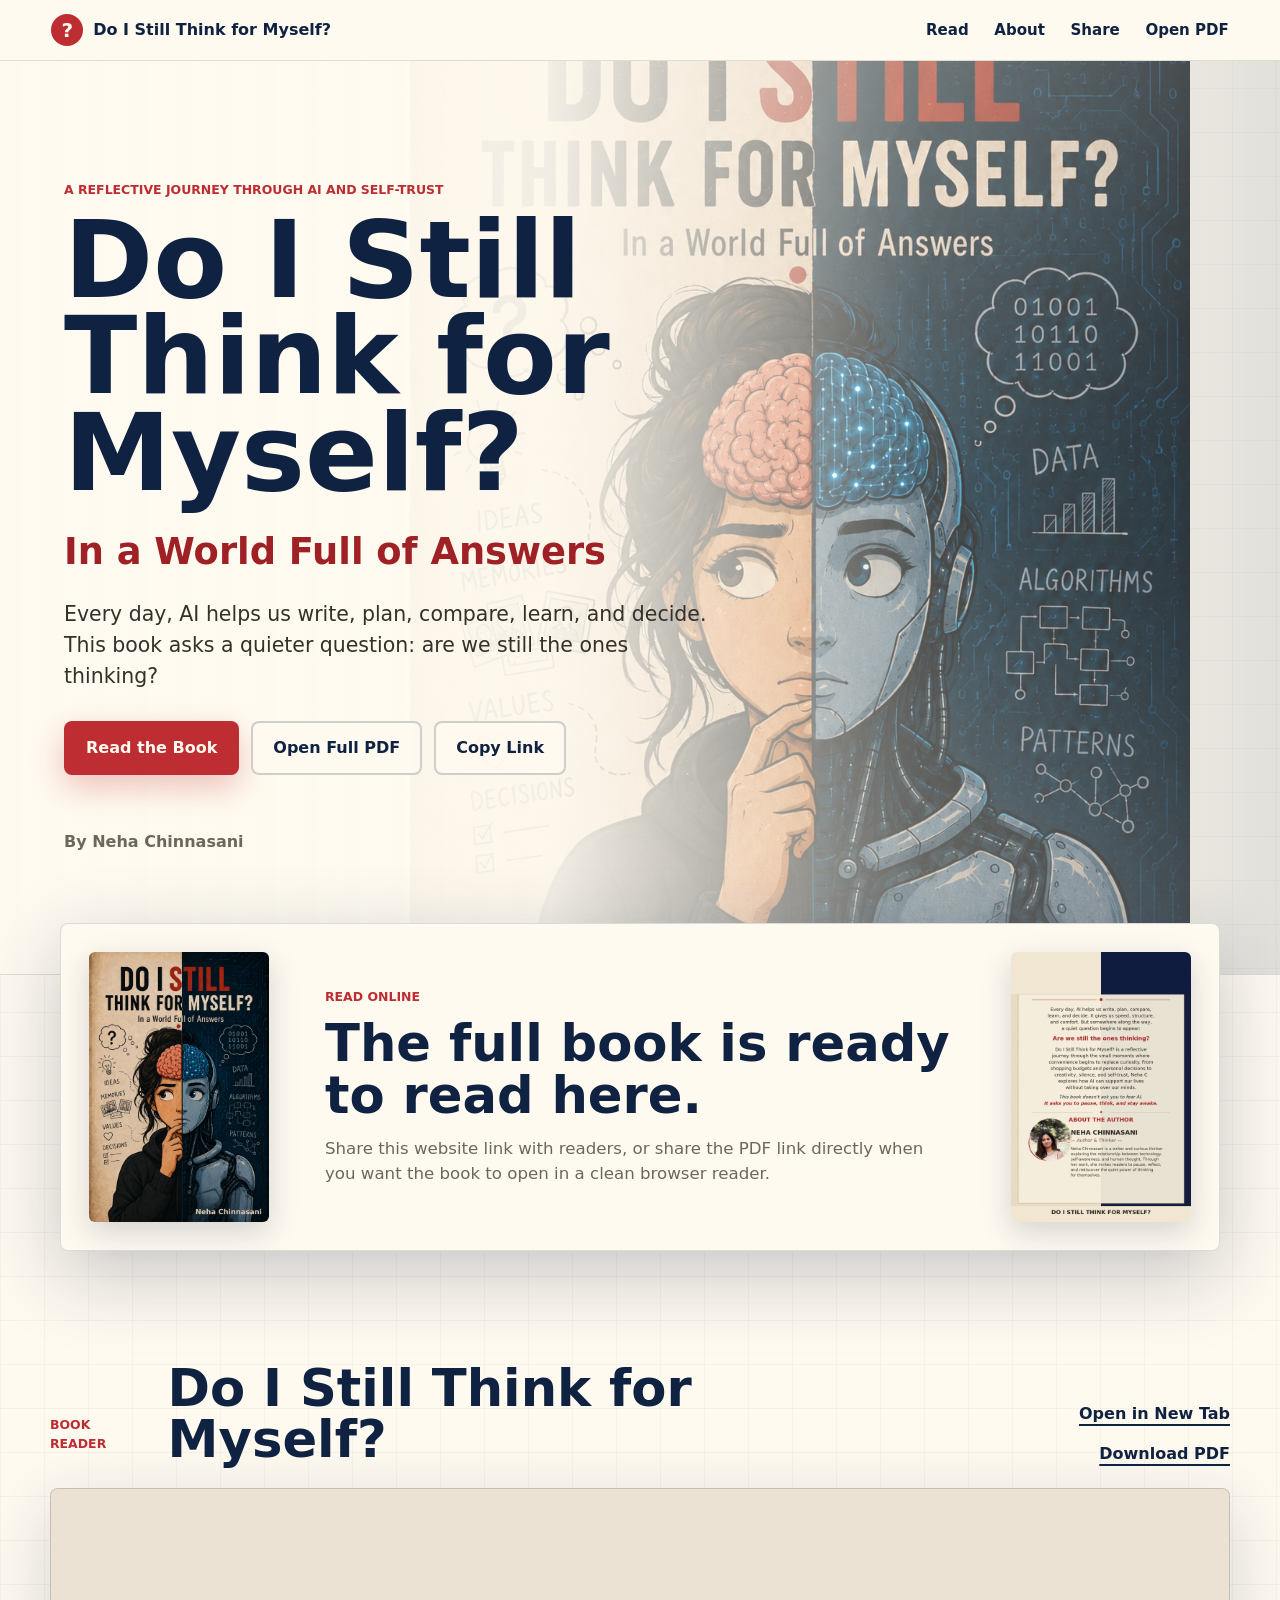
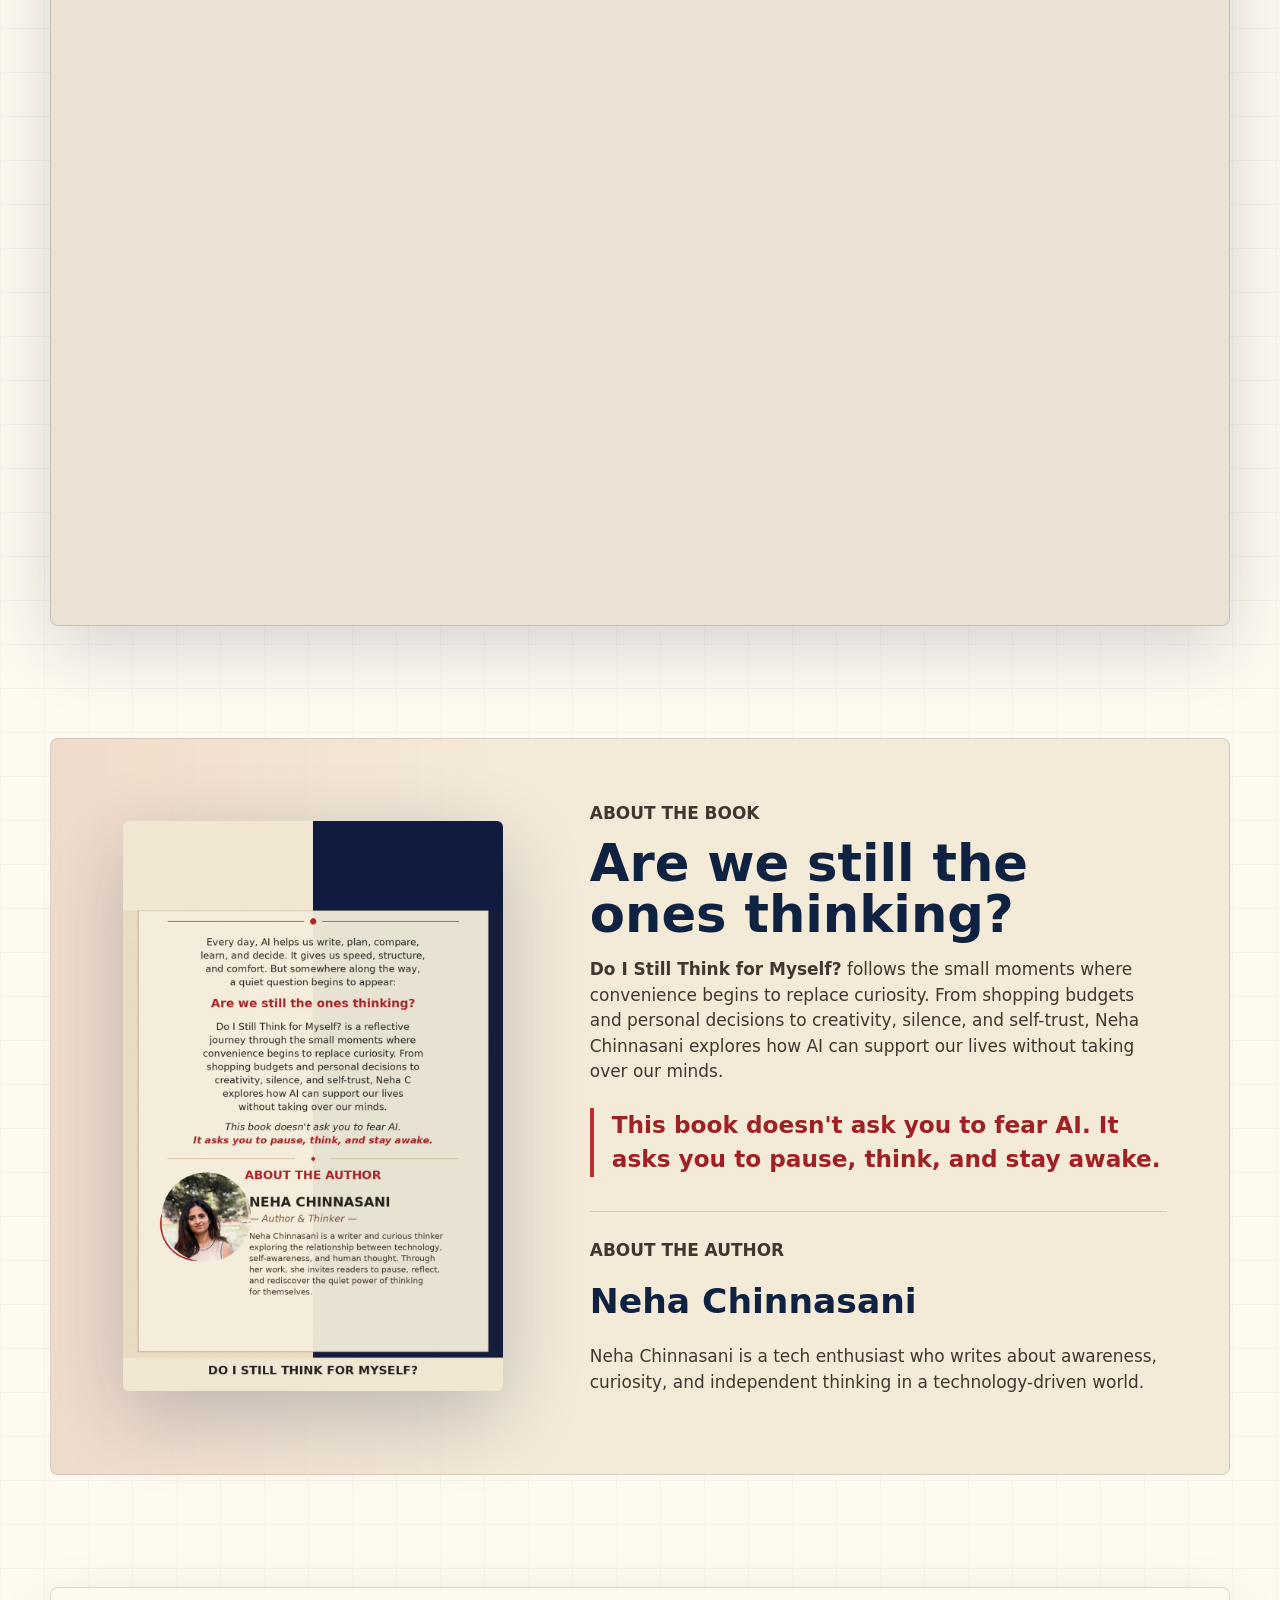
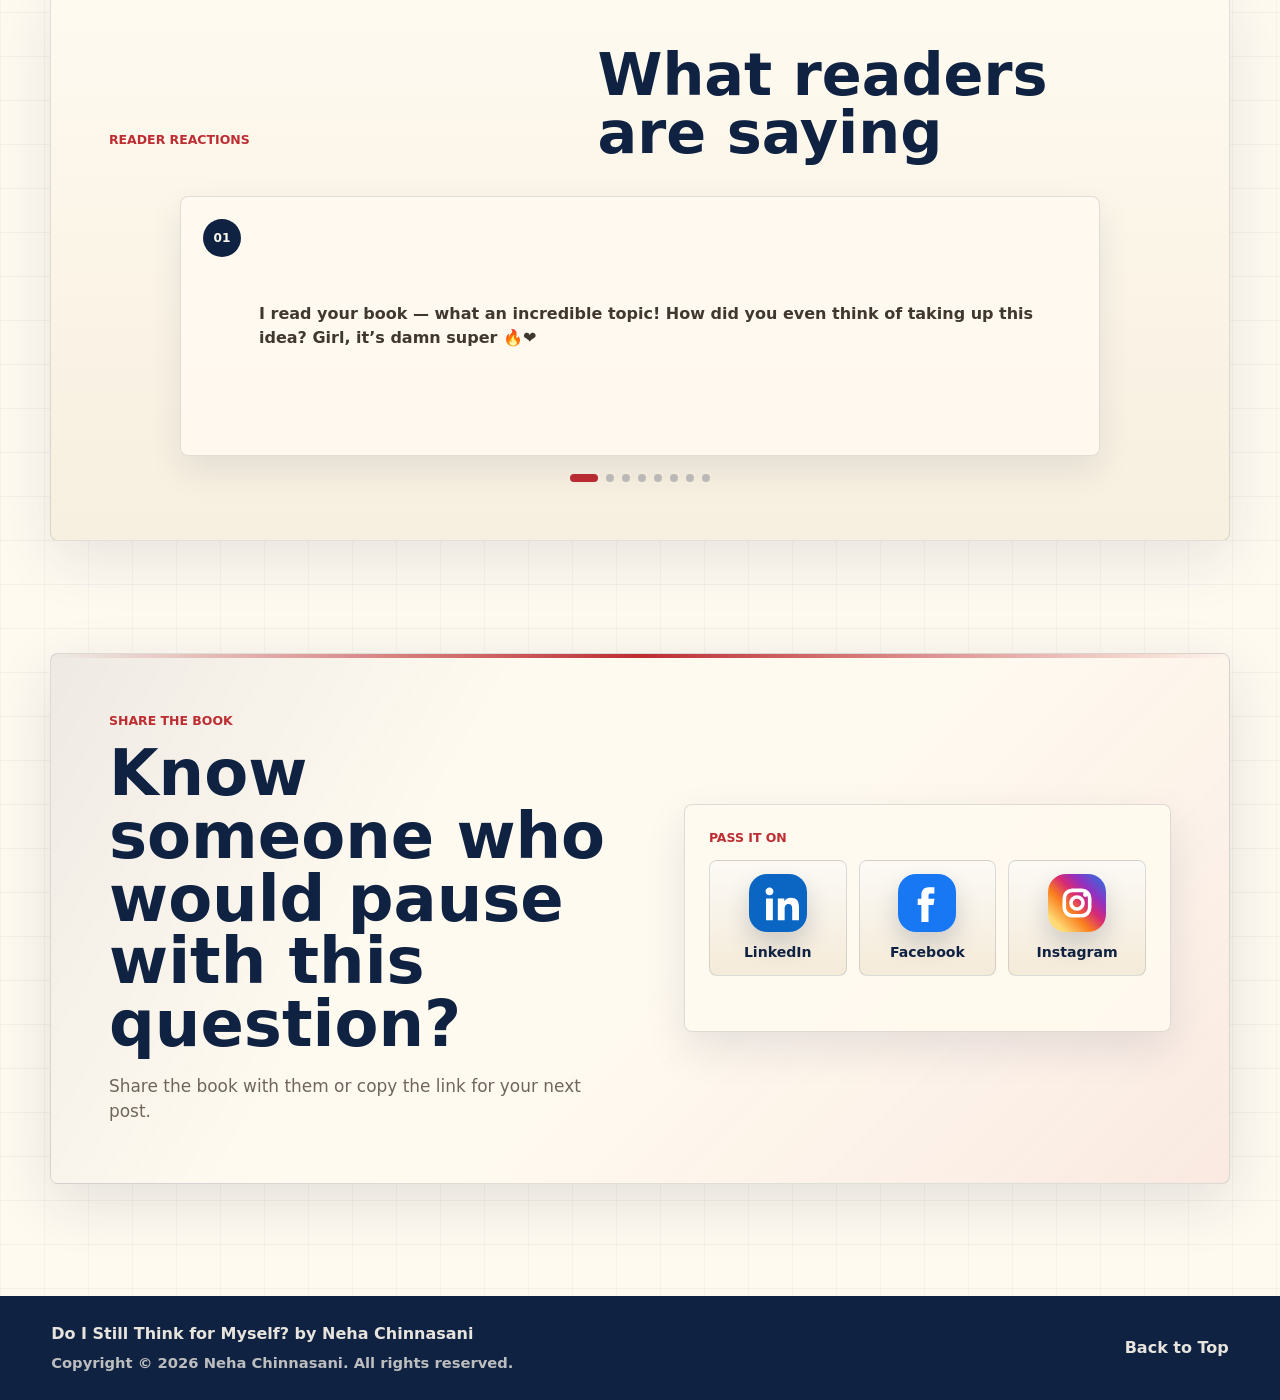
<file: index.html>
<!doctype html>
<html lang="en">
  <head>
    <meta charset="utf-8" />
    <meta name="viewport" content="width=device-width, initial-scale=1" />
    <title>Do I Still Think for Myself? | Neha Chinnasani</title>
    <meta
      name="description"
      content="Read Do I Still Think for Myself? by Neha Chinnasani online."
    />
    <meta property="og:title" content="Do I Still Think for Myself?" />
    <meta
      property="og:description"
      content="A reflective book about AI, curiosity, self-trust, and the quiet work of thinking for ourselves."
    />
    <meta property="og:type" content="website" />
    <meta property="og:url" content="https://book.nehachinnasani.com/" />
    <meta property="og:image" content="assets/book-cover-front.jpeg" />
    <link rel="stylesheet" href="styles.css?v=comments-rotator-2" />
  </head>
  <body>
    <header class="site-header" aria-label="Main navigation">
      <a class="brand" href="#top" aria-label="Do I Still Think for Myself home">
        <span class="brand-mark" aria-hidden="true">?</span>
        <span>Do I Still Think for Myself?</span>
      </a>

      <nav class="nav-links" aria-label="Book sections">
        <a href="#reader">Read</a>
        <a href="#about">About</a>
        <a href="#share">Share</a>
        <a href="assets/do-i-still-think-for-myself.pdf" target="_blank" rel="noopener"
          >Open PDF</a
        >
      </nav>
    </header>

    <main id="top">
      <section class="hero" aria-labelledby="book-title">
        <div class="hero-background" aria-hidden="true"></div>
        <div class="hero-content">
          <p class="eyebrow">A reflective journey through AI and self-trust</p>
          <h1 id="book-title">Do I Still Think for Myself?</h1>
          <p class="subtitle">In a World Full of Answers</p>
          <p class="hero-copy">
            Every day, AI helps us write, plan, compare, learn, and decide. This
            book asks a quieter question: are we still the ones thinking?
          </p>
          <div class="hero-actions" aria-label="Book actions">
            <a class="button button-primary" href="#reader">Read the Book</a>
            <a
              class="button button-secondary"
              href="assets/do-i-still-think-for-myself.pdf"
              target="_blank"
              rel="noopener"
              >Open Full PDF</a
            >
            <button
              class="button button-secondary"
              type="button"
              data-copy-link="https://book.nehachinnasani.com/"
              data-feedback-target="#hero-copy-feedback"
              data-copy-message="Book link copied: https://book.nehachinnasani.com/"
            >
              Copy Link
            </button>
          </div>
          <p class="copy-feedback hero-copy-feedback" id="hero-copy-feedback" aria-live="polite"></p>
          <p class="author-line">By Neha Chinnasani</p>
        </div>
      </section>

      <section class="book-strip" aria-label="Book preview">
        <img
          src="assets/book-cover-front.jpeg"
          alt="Front cover of Do I Still Think for Myself?"
        />
        <div>
          <p class="section-kicker">Read Online</p>
          <h2>The full book is ready to read here.</h2>
          <p>
            Share this website link with readers, or share the PDF link directly
            when you want the book to open in a clean browser reader.
          </p>
        </div>
        <img
          src="assets/book-cover-back.jpeg"
          alt="Back cover of Do I Still Think for Myself?"
        />
      </section>

      <section class="reader-section" id="reader" aria-labelledby="reader-title">
        <div class="section-heading">
          <p class="section-kicker">Book Reader</p>
          <h2 id="reader-title">Do I Still Think for Myself?</h2>
          <div class="reader-actions">
            <a
              class="text-link"
              href="assets/do-i-still-think-for-myself.pdf"
              target="_blank"
              rel="noopener"
              >Open in New Tab</a
            >
            <a class="text-link" href="assets/do-i-still-think-for-myself.pdf" download>
              Download PDF
            </a>
          </div>
        </div>

        <div class="reader-frame">
          <iframe
            src="assets/do-i-still-think-for-myself.pdf#page=1&view=FitH"
            title="Do I Still Think for Myself PDF reader"
          ></iframe>
        </div>
      </section>

      <section class="about-section" id="about" aria-labelledby="about-title">
        <div class="about-art">
          <img
            src="assets/book-cover-back.jpeg"
            alt="Back cover with book description and author portrait"
          />
        </div>
        <div class="about-copy">
          <p class="section-kicker">About the Book</p>
          <h2 id="about-title">Are we still the ones thinking?</h2>
          <p>
            <strong>Do I Still Think for Myself?</strong> follows the small
            moments where convenience begins to replace curiosity. From shopping
            budgets and personal decisions to creativity, silence, and
            self-trust, Neha Chinnasani explores how AI can support our lives
            without taking over our minds.
          </p>
          <p class="callout">
            This book doesn't ask you to fear AI. It asks you to pause, think,
            and stay awake.
          </p>

          <div class="author-block">
            <p class="section-kicker">About the Author</p>
            <h3>Neha Chinnasani</h3>
            <p>
              Neha Chinnasani is a tech enthusiast who writes about awareness,
              curiosity, and independent thinking in a technology-driven world.
            </p>
          </div>
        </div>
      </section>

      <section class="comments-section" aria-labelledby="comments-title">
        <div class="comments-heading">
          <p class="section-kicker">Reader Reactions</p>
          <h2 id="comments-title">What readers are saying</h2>
        </div>

        <div class="comments-rotator" data-comments-rotator aria-live="polite">
          <figure class="comment-card is-active">
            <blockquote>
              I read your book — what an incredible topic! How did you even
              think of taking up this idea? Girl, it’s damn super 🔥❤️
            </blockquote>
          </figure>

          <figure class="comment-card">
            <blockquote>
              I read your book — what an incredible topic! How did you even
              think of taking up this idea? Girl, it’s damn super 🔥
            </blockquote>
          </figure>

          <figure class="comment-card">
            <blockquote>
              Cutyyyyyyyy!! Every chapter is a gemmmm 🥹 I’ve read more than
              half the book already and you absolutely made itttt ❤️❤️❤️ This is
              the biggest achievement I’ve ever seen from you ✨
            </blockquote>
          </figure>

          <figure class="comment-card">
            <blockquote>
              I’m screamingggg 😭❤️ More than half the book done already and not
              a single boring momenttt.
            </blockquote>
          </figure>

          <figure class="comment-card featured-comment">
            <blockquote>
              <p>Hello Neha,</p>
              <p>
                I have read your book, and it is truly much needed for the
                current and upcoming generations. As I see these kinds of
                behaviors in class, where students can’t concentrate for more
                than 10 minutes and feel the need to use mobile phones for
                everything, your book feels like a sweet reminder to slow down
                and actually use our brains.
              </p>
            </blockquote>
            <figcaption>
              Hearty congratulations on your first book! Wishing you many more
              books and great achievements ahead. ✨
            </figcaption>
          </figure>

          <figure class="comment-card">
            <blockquote>
              Nehaaaaaaa! I knew you were talented but THIS??? 😭✨ You
              completely exceeded every expectation. Every chapter has so much
              heart in it ❤️
            </blockquote>
          </figure>

          <figure class="comment-card">
            <blockquote>
              You really went from “I have an idea” to creating an entire
              masterpiece 😭❤️ I’m so so proud of you and completely obsessed
              with this book already ✨
            </blockquote>
          </figure>

          <figure class="comment-card">
            <blockquote>
              The way I’m glued to every pageee 🥹❤️ You didn’t just write a
              book… you created an experience. This is genuinely inspiring.
            </blockquote>
          </figure>
        </div>
        <div class="comments-dots" aria-hidden="true"></div>
      </section>

      <section class="share-section" id="share" aria-labelledby="share-title">
        <div class="share-copy">
          <p class="section-kicker">Share the Book</p>
          <h2 id="share-title">Know someone who would pause with this question?</h2>
          <p>
            Share the book with them or copy the link for your next post.
          </p>
        </div>

        <div class="share-panel" aria-label="Share and subscribe actions">
          <div class="social-card">
            <p class="section-kicker">Pass It On</p>
            <div class="social-grid" aria-label="Social sharing links">
              <a
                class="social-link linkedin"
                href="https://www.linkedin.com/sharing/share-offsite/?url=https%3A%2F%2Fbook.nehachinnasani.com%2F"
                target="_blank"
                rel="noopener noreferrer"
                aria-label="Share on LinkedIn"
              >
                <img src="assets/social-linkedin.svg" alt="" />
                <span>LinkedIn</span>
              </a>
              <a
                class="social-link facebook"
                href="https://www.facebook.com/sharer/sharer.php?u=https%3A%2F%2Fbook.nehachinnasani.com%2F"
                target="_blank"
                rel="noopener noreferrer"
                aria-label="Share on Facebook"
              >
                <img src="assets/social-facebook.svg" alt="" />
                <span>Facebook</span>
              </a>
              <a
                class="social-link instagram"
                href="#share"
                role="button"
                data-copy-link="https://book.nehachinnasani.com/"
                data-feedback-target="#share-copy-feedback"
                data-copy-message="Book link copied. Paste it into your Instagram post, story, or bio."
                aria-label="Copy book link for Instagram"
              >
                <img src="assets/social-instagram.svg" alt="" />
                <span>Instagram</span>
              </a>
            </div>
            <p class="copy-feedback" id="share-copy-feedback" aria-live="polite"></p>
          </div>
        </div>
      </section>
    </main>

    <footer class="site-footer">
      <div>
        <p>Do I Still Think for Myself? by Neha Chinnasani</p>
        <p class="copyright">
          Copyright &copy; 2026 Neha Chinnasani. All rights reserved.
        </p>
      </div>
      <a href="#top">Back to Top</a>
    </footer>
    <script src="script.js?v=comments-rotator-2" defer></script>
  </body>
</html>
</file>
<file: styles.css>
:root {
  --paper: #f4ead8;
  --paper-soft: #fffaf0;
  --ink: #1d1d1d;
  --muted: #6f665b;
  --navy: #102241;
  --navy-soft: #1c355e;
  --red: #bd2d32;
  --red-dark: #9f2025;
  --line: rgba(29, 29, 29, 0.13);
  --shadow: 0 24px 80px rgba(16, 34, 65, 0.24);
}

* {
  box-sizing: border-box;
}

html {
  scroll-behavior: smooth;
}

#top,
#reader,
#about,
#share {
  scroll-margin-top: 96px;
}

body {
  margin: 0;
  color: var(--ink);
  background:
    linear-gradient(rgba(16, 34, 65, 0.04) 1px, transparent 1px),
    linear-gradient(90deg, rgba(16, 34, 65, 0.035) 1px, transparent 1px),
    var(--paper-soft);
  background-size: 44px 44px;
  font-family:
    ui-sans-serif,
    system-ui,
    -apple-system,
    BlinkMacSystemFont,
    "Segoe UI",
    sans-serif;
  line-height: 1.5;
}

@keyframes riseIn {
  from {
    opacity: 0;
    transform: translateY(18px);
  }

  to {
    opacity: 1;
    transform: translateY(0);
  }
}

@keyframes coverFloat {
  0%,
  100% {
    transform: translate3d(0, 0, 0) scale(1);
  }

  50% {
    transform: translate3d(-8px, -10px, 0) scale(1.015);
  }
}

@keyframes softPulse {
  0%,
  100% {
    box-shadow: 0 0 0 0 rgba(189, 45, 50, 0.26);
  }

  50% {
    box-shadow: 0 0 0 7px rgba(189, 45, 50, 0);
  }
}

@keyframes lineTravel {
  from {
    transform: translateX(-100%);
  }

  to {
    transform: translateX(100%);
  }
}

img {
  display: block;
  max-width: 100%;
}

a {
  color: inherit;
}

.site-header {
  position: sticky;
  top: 0;
  z-index: 10;
  display: flex;
  align-items: center;
  justify-content: space-between;
  gap: 24px;
  width: 100%;
  padding: 14px clamp(18px, 4vw, 56px);
  background: rgba(255, 250, 240, 0.88);
  border-bottom: 1px solid var(--line);
  backdrop-filter: blur(14px);
}

.brand {
  display: inline-flex;
  align-items: center;
  gap: 10px;
  min-width: 0;
  color: var(--navy);
  font-weight: 800;
  text-decoration: none;
  letter-spacing: 0;
}

.brand-mark {
  display: grid;
  place-items: center;
  width: 32px;
  height: 32px;
  flex: 0 0 auto;
  color: var(--paper-soft);
  background: var(--red);
  border-radius: 50%;
  font-size: 20px;
  line-height: 1;
  animation: softPulse 3.4s ease-in-out infinite;
}

.nav-links {
  display: flex;
  align-items: center;
  justify-content: flex-end;
  gap: clamp(12px, 2vw, 28px);
  color: var(--navy);
  font-size: 0.94rem;
  font-weight: 700;
}

.nav-links a {
  text-decoration: none;
}

.nav-links a:hover,
.nav-links a:focus-visible,
.text-link:hover,
.text-link:focus-visible,
.site-footer a:hover,
.site-footer a:focus-visible {
  color: var(--red);
}

.hero {
  position: relative;
  isolation: isolate;
  min-height: min(880px, 88svh);
  display: flex;
  align-items: center;
  padding: clamp(64px, 10vw, 120px) clamp(22px, 5vw, 76px);
  overflow: hidden;
  border-bottom: 1px solid var(--line);
}

.hero-background {
  position: absolute;
  inset: 0;
  z-index: -2;
  background-image: url("assets/book-cover-front.jpeg");
  background-position: 82% 42%;
  background-size: min(780px, 72vw) auto;
  background-repeat: no-repeat;
  animation: coverFloat 9s ease-in-out infinite;
}

.hero::before {
  position: absolute;
  inset: 0;
  z-index: -1;
  content: "";
  background:
    linear-gradient(
      90deg,
      rgba(255, 250, 240, 0.98) 0%,
      rgba(255, 250, 240, 0.93) 43%,
      rgba(255, 250, 240, 0.28) 72%,
      rgba(16, 34, 65, 0.12) 100%
    ),
    radial-gradient(circle at 74% 48%, rgba(255, 250, 240, 0) 0, rgba(255, 250, 240, 0.38) 74%);
}

.hero-content {
  width: min(660px, 100%);
}

.eyebrow,
.section-kicker {
  margin: 0 0 12px;
  color: var(--red);
  font-size: 0.78rem;
  font-weight: 900;
  letter-spacing: 0;
  text-transform: uppercase;
}

h1,
h2,
h3,
p {
  overflow-wrap: anywhere;
}

h1 {
  max-width: 12ch;
  margin: 0;
  color: var(--navy);
  font-size: clamp(3.25rem, 8.4vw, 7.8rem);
  line-height: 0.9;
  letter-spacing: 0;
}

.subtitle {
  margin: 22px 0 0;
  color: var(--red-dark);
  font-size: clamp(1.35rem, 3vw, 2.3rem);
  font-weight: 800;
}

.hero-copy {
  max-width: 54ch;
  margin: 20px 0 0;
  color: #36302a;
  font-size: clamp(1.06rem, 1.8vw, 1.28rem);
}

.hero-actions {
  display: flex;
  flex-wrap: wrap;
  gap: 12px;
  margin-top: 30px;
}

.button {
  display: inline-flex;
  align-items: center;
  justify-content: center;
  min-height: 48px;
  padding: 13px 20px;
  border: 2px solid transparent;
  border-radius: 8px;
  cursor: pointer;
  font: inherit;
  font-weight: 800;
  text-decoration: none;
  transition:
    transform 160ms ease,
    box-shadow 160ms ease,
    background 160ms ease,
    color 160ms ease;
}

.button:hover,
.button:focus-visible {
  transform: translateY(-2px);
}

.button-primary {
  color: #fffaf0;
  background: var(--red);
  box-shadow: 0 12px 32px rgba(189, 45, 50, 0.28);
}

.button-primary:hover,
.button-primary:focus-visible {
  background: var(--red-dark);
}

.button-secondary {
  color: var(--navy);
  background: rgba(255, 250, 240, 0.74);
  border-color: rgba(16, 34, 65, 0.2);
}

.button-secondary:hover,
.button-secondary:focus-visible {
  border-color: var(--red);
  box-shadow: 0 12px 30px rgba(16, 34, 65, 0.12);
}

.author-line {
  margin: 22px 0 0;
  color: var(--muted);
  font-weight: 800;
}

.book-strip {
  display: grid;
  grid-template-columns: minmax(98px, 180px) minmax(0, 1fr) minmax(98px, 180px);
  align-items: center;
  gap: clamp(18px, 5vw, 56px);
  width: min(1160px, calc(100% - 36px));
  margin: -52px auto 0;
  padding: clamp(18px, 3vw, 28px);
  background: var(--paper-soft);
  border: 1px solid rgba(16, 34, 65, 0.14);
  border-radius: 8px;
  box-shadow: var(--shadow);
  animation: riseIn 680ms ease both;
}

.book-strip img {
  aspect-ratio: 2 / 3;
  width: 100%;
  border-radius: 6px;
  object-fit: cover;
  box-shadow: 0 10px 30px rgba(16, 34, 65, 0.18);
}

.book-strip h2,
.section-heading h2,
.about-copy h2 {
  margin: 0;
  color: var(--navy);
  font-size: clamp(1.9rem, 4vw, 3.4rem);
  line-height: 1;
  letter-spacing: 0;
}

.book-strip p:not(.section-kicker) {
  max-width: 62ch;
  margin: 16px 0 0;
  color: var(--muted);
  font-size: 1.04rem;
}

.reader-section,
.about-section,
.comments-section,
.share-section {
  width: min(1180px, calc(100% - 36px));
  margin: clamp(58px, 9vw, 112px) auto;
}

.reader-section,
.about-section,
.comments-section {
  animation: riseIn 680ms ease both;
}

.section-heading {
  display: flex;
  align-items: end;
  justify-content: space-between;
  gap: 18px;
  margin-bottom: 22px;
}

.reader-actions {
  display: flex;
  flex-wrap: wrap;
  justify-content: flex-end;
  gap: 16px;
  font-weight: 800;
}

.text-link {
  color: var(--navy);
  text-underline-offset: 5px;
  text-decoration-thickness: 2px;
}

.reader-frame {
  height: min(820px, 82svh);
  min-height: 580px;
  overflow: hidden;
  background: #ebe2d3;
  border: 1px solid rgba(16, 34, 65, 0.18);
  border-radius: 8px;
  box-shadow: 0 20px 70px rgba(16, 34, 65, 0.18);
}

.reader-frame iframe {
  width: 100%;
  height: 100%;
  border: 0;
  background: #ebe2d3;
}

.about-section {
  display: grid;
  grid-template-columns: minmax(220px, 400px) minmax(0, 1fr);
  align-items: center;
  gap: clamp(28px, 6vw, 82px);
  padding: clamp(26px, 5vw, 62px);
  background:
    linear-gradient(90deg, rgba(189, 45, 50, 0.08), transparent 38%),
    var(--paper);
  border: 1px solid rgba(16, 34, 65, 0.13);
  border-radius: 8px;
}

.about-art img {
  width: min(100%, 380px);
  margin-inline: auto;
  border-radius: 6px;
  box-shadow: var(--shadow);
}

.about-copy p {
  max-width: 68ch;
  color: #40382f;
  font-size: 1.06rem;
}

.callout {
  padding-left: 18px;
  border-left: 4px solid var(--red);
  color: var(--red-dark) !important;
  font-size: clamp(1.18rem, 2vw, 1.45rem) !important;
  font-weight: 900;
}

.author-block {
  margin-top: 34px;
  padding-top: 26px;
  border-top: 1px solid rgba(16, 34, 65, 0.16);
}

.author-block h3 {
  margin: 0;
  color: var(--navy);
  font-size: clamp(1.45rem, 2.7vw, 2.2rem);
  letter-spacing: 0;
}

.comments-section {
  padding: clamp(26px, 5vw, 58px);
  background:
    linear-gradient(180deg, rgba(255, 250, 240, 0.72), rgba(244, 234, 216, 0.72)),
    var(--paper-soft);
  border: 1px solid rgba(16, 34, 65, 0.13);
  border-radius: 8px;
  box-shadow: 0 18px 60px rgba(16, 34, 65, 0.1);
}

.comments-heading {
  display: flex;
  align-items: end;
  justify-content: space-between;
  gap: 18px;
  margin-bottom: clamp(20px, 4vw, 34px);
}

.comments-heading h2 {
  max-width: 14ch;
  margin: 0;
  color: var(--navy);
  font-size: clamp(2.1rem, 4.6vw, 4rem);
  line-height: 0.98;
  letter-spacing: 0;
}

.comments-rotator {
  position: relative;
  max-width: 920px;
  min-height: 260px;
  margin-inline: auto;
}

.comment-card {
  position: absolute;
  inset: 0;
  display: none;
  align-content: center;
  min-height: 240px;
  margin: 0;
  padding: 22px 24px 22px 78px;
  overflow: hidden;
  opacity: 0;
  visibility: hidden;
  pointer-events: none;
  transform: translateY(18px) scale(0.985);
  background: rgba(255, 250, 240, 0.86);
  border: 1px solid rgba(16, 34, 65, 0.13);
  border-radius: 8px;
  box-shadow: 0 14px 34px rgba(16, 34, 65, 0.09);
}

.comment-card.is-active {
  display: grid;
  opacity: 1;
  visibility: visible;
  pointer-events: auto;
  transform: translateY(0) scale(1);
  animation: commentEnter 520ms ease both;
}

@keyframes commentEnter {
  from {
    opacity: 0;
    transform: translateY(18px) scale(0.985);
  }

  to {
    opacity: 1;
    transform: translateY(0) scale(1);
  }
}

.comment-card::before {
  content: attr(data-comment-number);
  position: absolute;
  top: 22px;
  left: 22px;
  display: grid;
  place-items: center;
  width: 38px;
  height: 38px;
  color: var(--paper-soft);
  background: var(--navy);
  border-radius: 999px;
  font-size: 0.76rem;
  font-weight: 900;
  line-height: 1;
}

.comment-card blockquote {
  position: relative;
  z-index: 1;
  margin: 0;
  color: #40382f;
  font-size: 1rem;
  font-weight: 700;
  line-height: 1.48;
}

.comment-card blockquote p {
  margin: 0 0 12px;
}

.comment-card blockquote p:last-child {
  margin-bottom: 0;
}

.comment-card figcaption {
  position: relative;
  z-index: 1;
  margin-top: 18px;
  color: var(--red-dark);
  font-size: 0.96rem;
  font-weight: 900;
}

.featured-comment {
  background:
    linear-gradient(135deg, rgba(189, 45, 50, 0.1), transparent 48%),
    var(--paper);
}

.comments-dots {
  display: flex;
  justify-content: center;
  gap: 8px;
  margin-top: 18px;
}

.comments-dots span {
  width: 8px;
  height: 8px;
  background: rgba(16, 34, 65, 0.24);
  border-radius: 999px;
  transition:
    width 240ms ease,
    background 240ms ease;
}

.comments-dots span.is-active {
  width: 28px;
  background: var(--red);
}

.share-section {
  position: relative;
  overflow: hidden;
  display: grid;
  grid-template-columns: minmax(0, 0.86fr) minmax(340px, 0.82fr);
  gap: clamp(24px, 5vw, 64px);
  align-items: center;
  padding: clamp(26px, 5vw, 58px);
  background:
    linear-gradient(120deg, rgba(16, 34, 65, 0.07), transparent 32%),
    linear-gradient(315deg, rgba(189, 45, 50, 0.08), transparent 46%),
    var(--paper-soft);
  border: 1px solid rgba(16, 34, 65, 0.13);
  border-radius: 8px;
  box-shadow: 0 18px 60px rgba(16, 34, 65, 0.12);
  animation: riseIn 720ms ease both;
}

.share-section::before {
  position: absolute;
  top: 0;
  left: 0;
  width: 100%;
  height: 4px;
  content: "";
  background: linear-gradient(90deg, transparent, var(--red), transparent);
  animation: lineTravel 4.8s ease-in-out infinite;
}

.share-copy h2 {
  max-width: 13ch;
  margin: 0;
  color: var(--navy);
  font-size: clamp(2.1rem, 5vw, 4.2rem);
  line-height: 0.98;
  letter-spacing: 0;
}

.share-copy p:not(.section-kicker) {
  max-width: 52ch;
  margin: 18px 0 0;
  color: var(--muted);
  font-size: 1.06rem;
}

.share-panel {
  display: grid;
  gap: 14px;
}

.social-card {
  position: relative;
  overflow: hidden;
  padding: clamp(16px, 3vw, 24px);
  background: rgba(255, 250, 240, 0.82);
  border: 1px solid rgba(16, 34, 65, 0.14);
  border-radius: 8px;
  box-shadow: 0 16px 42px rgba(16, 34, 65, 0.1);
}

.social-card {
  animation: riseIn 760ms 90ms ease both;
}

.social-grid {
  display: grid;
  grid-template-columns: repeat(3, minmax(0, 1fr));
  gap: 12px;
}

.social-link {
  display: grid;
  place-items: center;
  gap: 9px;
  min-height: 116px;
  padding: 12px 8px;
  color: var(--navy);
  background:
    linear-gradient(180deg, rgba(255, 255, 255, 0.78), rgba(244, 234, 216, 0.7)),
    var(--paper);
  border: 1px solid rgba(16, 34, 65, 0.14);
  border-radius: 8px;
  font-size: 0.88rem;
  font-weight: 900;
  text-align: center;
  text-decoration: none;
  transition:
    transform 180ms ease,
    box-shadow 180ms ease,
    border-color 180ms ease;
}

.social-link img {
  width: 58px;
  height: 58px;
  border-radius: 18px;
  box-shadow: 0 12px 24px rgba(16, 34, 65, 0.18);
  transition:
    transform 160ms ease,
    filter 160ms ease;
}

.social-link:hover,
.social-link:focus-visible {
  transform: translateY(-5px);
  border-color: rgba(189, 45, 50, 0.42);
  box-shadow: 0 18px 34px rgba(16, 34, 65, 0.16);
}

.social-link:hover img,
.social-link:focus-visible img {
  transform: translateY(-2px) rotate(-2deg) scale(1.05);
}

.copy-feedback {
  min-height: 1.28em;
  margin: 12px 0 0;
  color: var(--red-dark);
  font-size: 0.92rem;
  font-weight: 800;
}

.hero-copy-feedback {
  margin-top: 14px;
}

.site-footer {
  display: flex;
  align-items: center;
  justify-content: space-between;
  gap: 18px;
  padding: 26px clamp(18px, 4vw, 56px);
  color: rgba(255, 250, 240, 0.9);
  background: var(--navy);
}

.site-footer p {
  margin: 0;
  font-weight: 800;
}

.site-footer .copyright {
  margin-top: 6px;
  color: rgba(255, 250, 240, 0.72);
  font-size: 0.92rem;
  font-weight: 600;
}

.site-footer a {
  font-weight: 800;
  text-decoration: none;
}

@media (max-width: 860px) {
  .site-header {
    align-items: flex-start;
    flex-direction: column;
    gap: 12px;
  }

  .nav-links {
    width: 100%;
    justify-content: space-between;
  }

  .hero {
    min-height: 86svh;
    align-items: start;
    padding-top: 86px;
  }

  .hero-background {
    background-position: 50% 100%;
    background-size: min(430px, 88vw) auto;
    opacity: 0.48;
  }

  .hero::before {
    background:
      linear-gradient(
        180deg,
        rgba(255, 250, 240, 0.99) 0%,
        rgba(255, 250, 240, 0.92) 52%,
        rgba(255, 250, 240, 0.38) 100%
      );
  }

  h1 {
    max-width: 10ch;
    font-size: clamp(3.2rem, 14vw, 5.8rem);
  }

  .book-strip {
    grid-template-columns: 92px 1fr;
    margin-top: -34px;
  }

  .book-strip img:last-child {
    display: none;
  }

  .section-heading {
    align-items: start;
    flex-direction: column;
  }

  .reader-actions {
    justify-content: flex-start;
  }

  .reader-frame {
    min-height: 520px;
    height: 74svh;
  }

  .about-section {
    grid-template-columns: 1fr;
    padding: 22px;
  }

  .comments-heading {
    align-items: start;
    flex-direction: column;
  }

  .share-section {
    grid-template-columns: 1fr;
  }
}

@media (max-width: 560px) {
  .brand {
    font-size: 0.92rem;
  }

  .nav-links {
    gap: 10px;
    font-size: 0.86rem;
  }

  .hero {
    padding-inline: 18px;
  }

  .hero-actions {
    flex-direction: column;
  }

  .button {
    width: 100%;
  }

  .book-strip {
    grid-template-columns: 1fr;
  }

  .book-strip img {
    width: min(190px, 64vw);
    margin-inline: auto;
  }

  .reader-section,
  .about-section,
  .comments-section,
  .share-section {
    width: min(100% - 24px, 1180px);
  }

  .reader-frame {
    min-height: 470px;
  }

  .site-footer {
    align-items: flex-start;
    flex-direction: column;
  }

  .social-grid {
    grid-template-columns: 1fr;
  }

  .comments-rotator {
    min-height: 360px;
  }

  .comment-card {
    padding: 70px 18px 20px;
  }
}

@media (prefers-reduced-motion: reduce) {
  *,
  *::before,
  *::after {
    animation-duration: 1ms !important;
    animation-iteration-count: 1 !important;
    scroll-behavior: auto !important;
    transition-duration: 1ms !important;
  }
}
</file>
